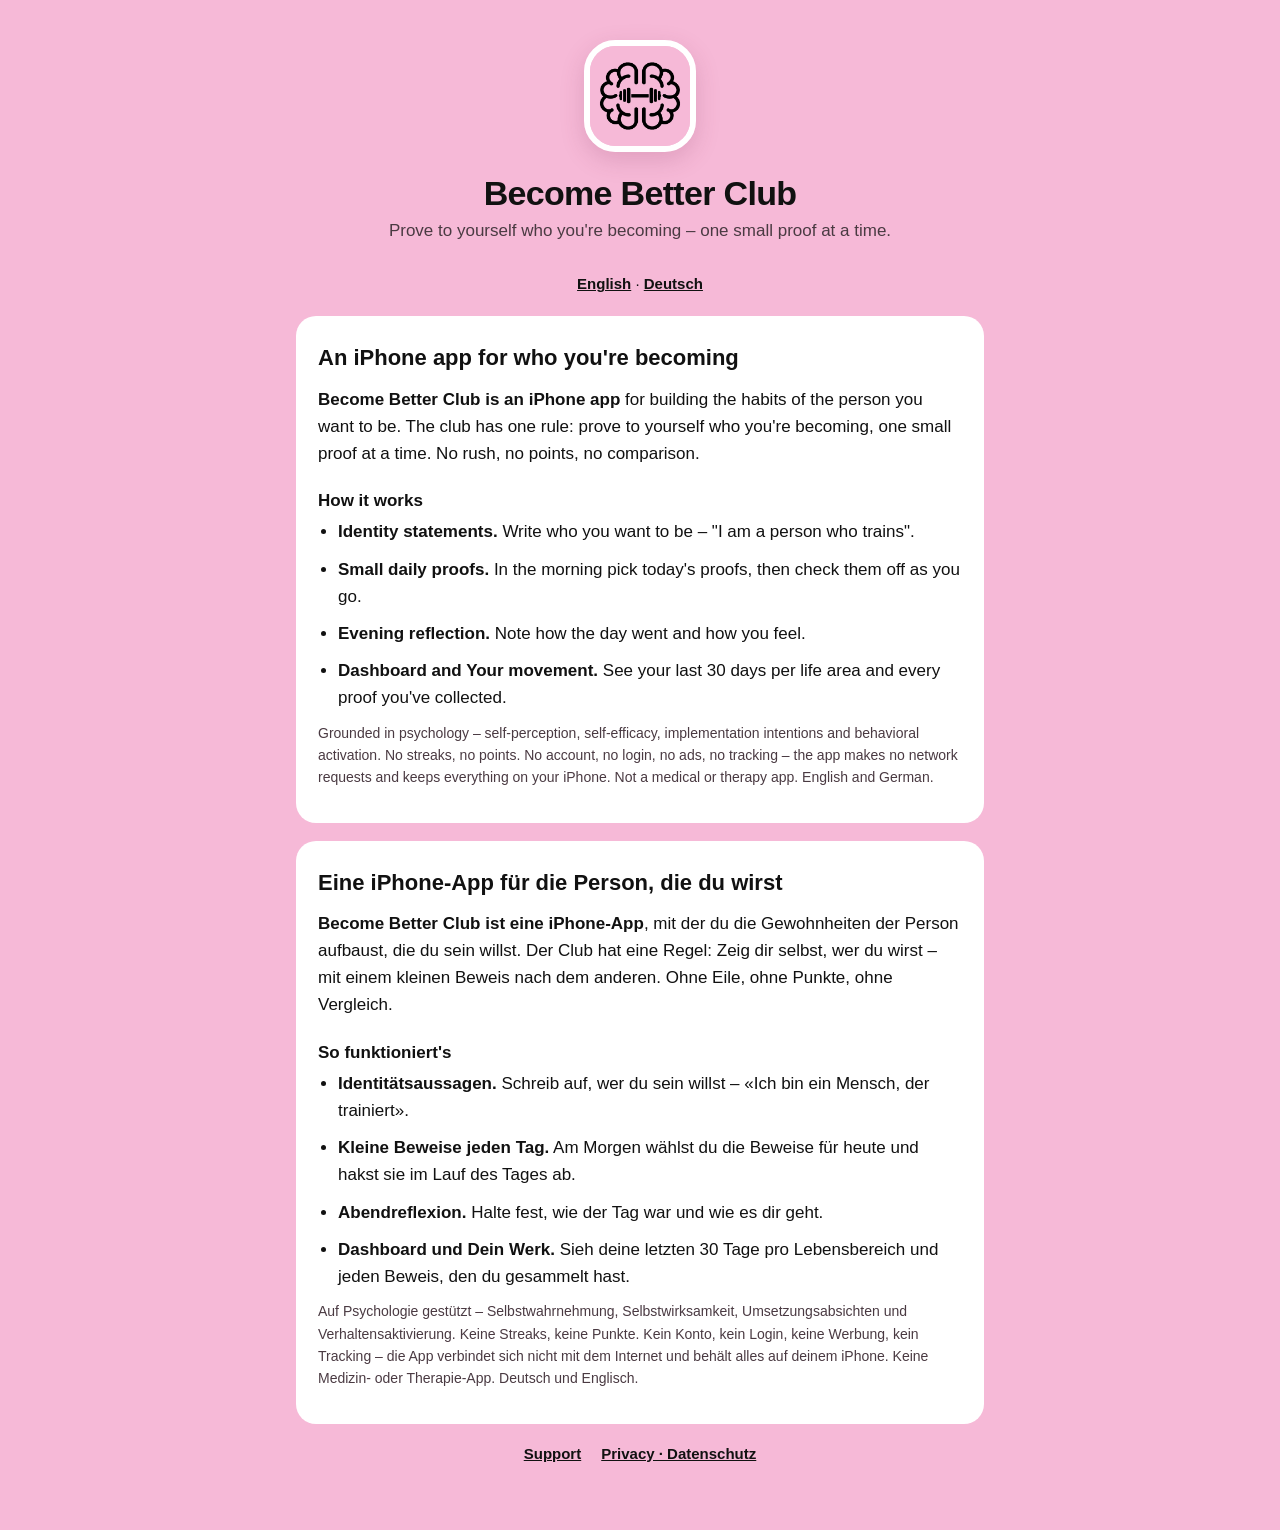
<file: become-better-club/index.html>
<!doctype html>
<html lang="en">
<head>
<meta charset="utf-8">
<meta name="viewport" content="width=device-width, initial-scale=1">
<title>Become Better Club</title>
<link rel="stylesheet" href="style.css">
</head>
<body>
<div class="wrap">
  <header>
    <img src="app-icon.png" alt="Become Better Club logo">
    <h1>Become Better Club</h1>
    <p>Prove to yourself who you're becoming – one small proof at a time.</p>
  </header>
  <p class="lang"><a href="#en">English</a> · <a href="#de">Deutsch</a></p>

  <section class="card" id="en">
    <h2>An iPhone app for who you're becoming</h2>
    <p><strong>Become Better Club is an iPhone app</strong> for building the habits of the person you want to be. The club has one rule: prove to yourself who you're becoming, one small proof at a time. No rush, no points, no comparison.</p>
    <h3>How it works</h3>
    <ul>
      <li><strong>Identity statements.</strong> Write who you want to be – "I am a person who trains".</li>
      <li><strong>Small daily proofs.</strong> In the morning pick today's proofs, then check them off as you go.</li>
      <li><strong>Evening reflection.</strong> Note how the day went and how you feel.</li>
      <li><strong>Dashboard and Your movement.</strong> See your last 30 days per life area and every proof you've collected.</li>
    </ul>
    <p class="small">Grounded in psychology – self-perception, self-efficacy, implementation intentions and behavioral activation. No streaks, no points. No account, no login, no ads, no tracking – the app makes no network requests and keeps everything on your iPhone. Not a medical or therapy app. English and German.</p>
  </section>

  <section class="card" id="de" lang="de">
    <h2>Eine iPhone-App für die Person, die du wirst</h2>
    <p><strong>Become Better Club ist eine iPhone-App</strong>, mit der du die Gewohnheiten der Person aufbaust, die du sein willst. Der Club hat eine Regel: Zeig dir selbst, wer du wirst – mit einem kleinen Beweis nach dem anderen. Ohne Eile, ohne Punkte, ohne Vergleich.</p>
    <h3>So funktioniert's</h3>
    <ul>
      <li><strong>Identitätsaussagen.</strong> Schreib auf, wer du sein willst – «Ich bin ein Mensch, der trainiert».</li>
      <li><strong>Kleine Beweise jeden Tag.</strong> Am Morgen wählst du die Beweise für heute und hakst sie im Lauf des Tages ab.</li>
      <li><strong>Abendreflexion.</strong> Halte fest, wie der Tag war und wie es dir geht.</li>
      <li><strong>Dashboard und Dein Werk.</strong> Sieh deine letzten 30 Tage pro Lebensbereich und jeden Beweis, den du gesammelt hast.</li>
    </ul>
    <p class="small">Auf Psychologie gestützt – Selbstwahrnehmung, Selbstwirksamkeit, Umsetzungsabsichten und Verhaltensaktivierung. Keine Streaks, keine Punkte. Kein Konto, kein Login, keine Werbung, kein Tracking – die App verbindet sich nicht mit dem Internet und behält alles auf deinem iPhone. Keine Medizin- oder Therapie-App. Deutsch und Englisch.</p>
  </section>

  <nav><a href="support/">Support</a><a href="privacy/">Privacy · Datenschutz</a></nav>
</div>
</body>
</html>
</file>
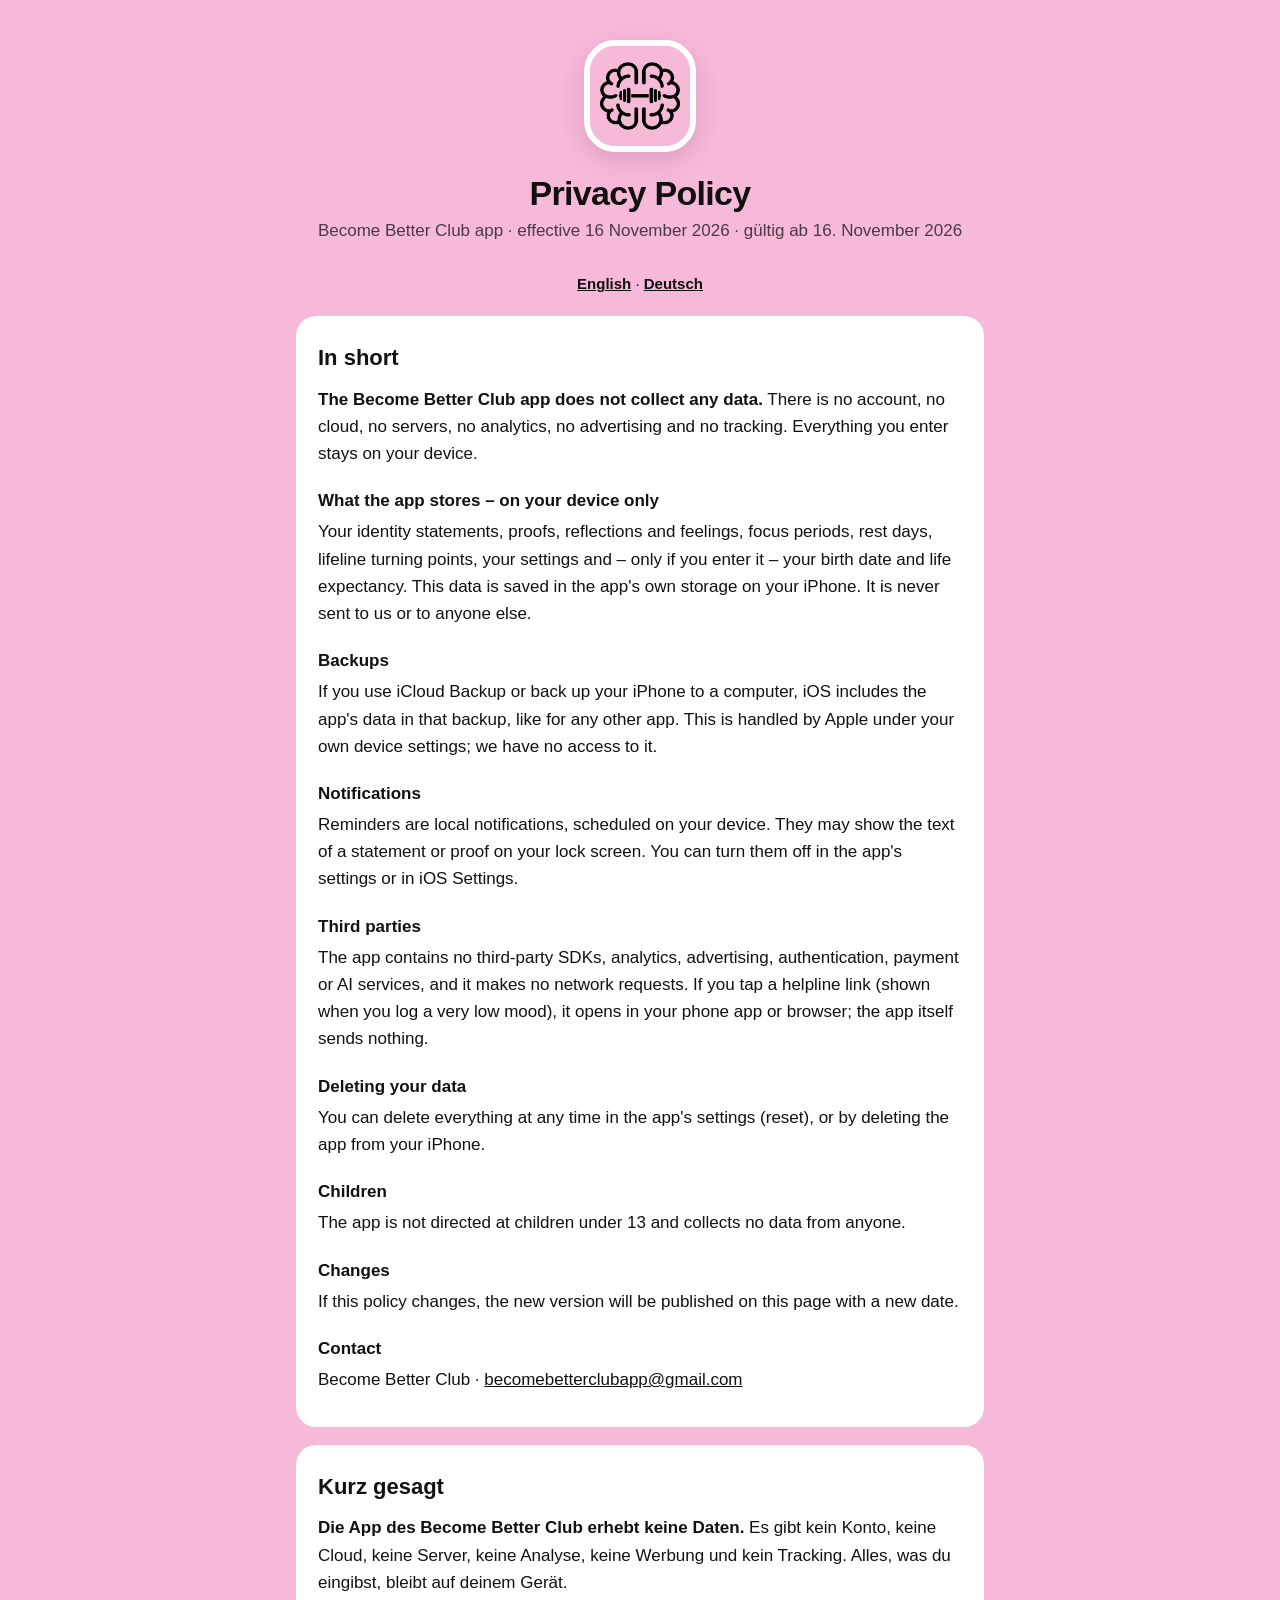
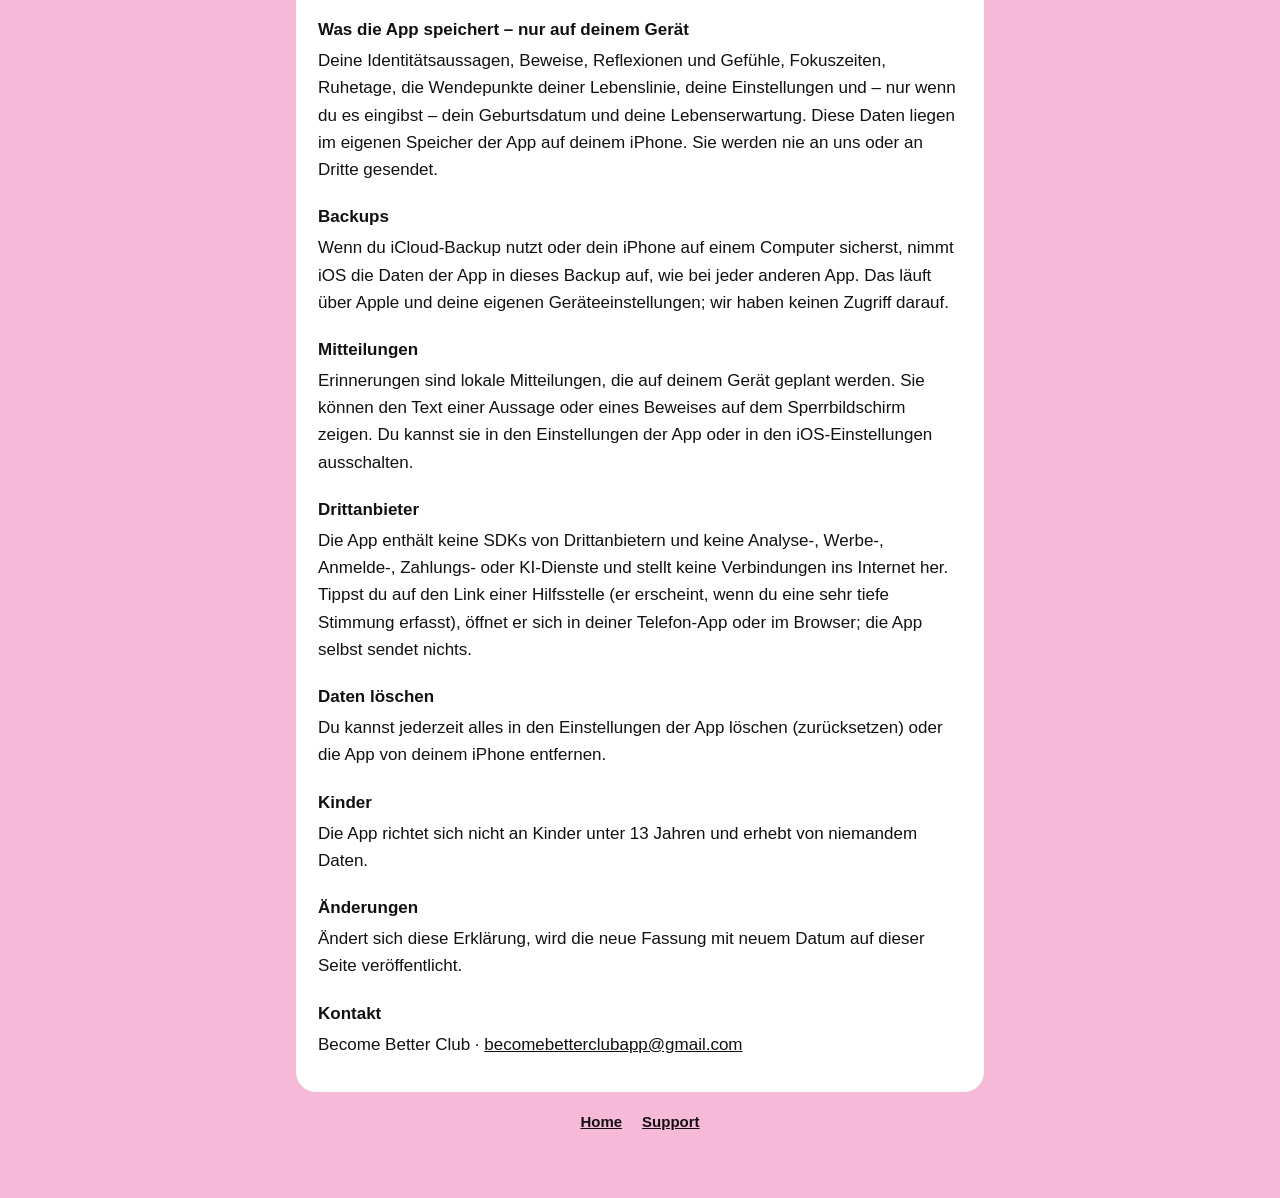
<file: become-better-club/privacy/index.html>
<!doctype html>
<html lang="en">
<head>
<meta charset="utf-8">
<meta name="viewport" content="width=device-width, initial-scale=1">
<title>Privacy Policy – Become Better Club</title>
<link rel="stylesheet" href="../style.css">
</head>
<body>
<div class="wrap">
  <header>
    <img src="../app-icon.png" alt="Become Better Club logo">
    <h1>Privacy Policy</h1>
    <p>Become Better Club app · effective 16 November 2026 · gültig ab 16. November 2026</p>
  </header>
  <p class="lang"><a href="#en">English</a> · <a href="#de">Deutsch</a></p>

  <section class="card" id="en">
    <h2>In short</h2>
    <p><strong>The Become Better Club app does not collect any data.</strong> There is no account, no cloud, no servers, no analytics, no advertising and no tracking. Everything you enter stays on your device.</p>

    <h3>What the app stores – on your device only</h3>
    <p>Your identity statements, proofs, reflections and feelings, focus periods, rest days, lifeline turning points, your settings and – only if you enter it – your birth date and life expectancy. This data is saved in the app's own storage on your iPhone. It is never sent to us or to anyone else.</p>

    <h3>Backups</h3>
    <p>If you use iCloud Backup or back up your iPhone to a computer, iOS includes the app's data in that backup, like for any other app. This is handled by Apple under your own device settings; we have no access to it.</p>

    <h3>Notifications</h3>
    <p>Reminders are local notifications, scheduled on your device. They may show the text of a statement or proof on your lock screen. You can turn them off in the app's settings or in iOS Settings.</p>

    <h3>Third parties</h3>
    <p>The app contains no third-party SDKs, analytics, advertising, authentication, payment or AI services, and it makes no network requests. If you tap a helpline link (shown when you log a very low mood), it opens in your phone app or browser; the app itself sends nothing.</p>

    <h3>Deleting your data</h3>
    <p>You can delete everything at any time in the app's settings (reset), or by deleting the app from your iPhone.</p>

    <h3>Children</h3>
    <p>The app is not directed at children under 13 and collects no data from anyone.</p>

    <h3>Changes</h3>
    <p>If this policy changes, the new version will be published on this page with a new date.</p>

    <h3>Contact</h3>
    <p>Become Better Club · <a href="mailto:becomebetterclubapp@gmail.com">becomebetterclubapp@gmail.com</a></p>
  </section>

  <section class="card" id="de">
    <h2>Kurz gesagt</h2>
    <p><strong>Die App des Become Better Club erhebt keine Daten.</strong> Es gibt kein Konto, keine Cloud, keine Server, keine Analyse, keine Werbung und kein Tracking. Alles, was du eingibst, bleibt auf deinem Gerät.</p>

    <h3>Was die App speichert – nur auf deinem Gerät</h3>
    <p>Deine Identitätsaussagen, Beweise, Reflexionen und Gefühle, Fokuszeiten, Ruhetage, die Wendepunkte deiner Lebenslinie, deine Einstellungen und – nur wenn du es eingibst – dein Geburtsdatum und deine Lebenserwartung. Diese Daten liegen im eigenen Speicher der App auf deinem iPhone. Sie werden nie an uns oder an Dritte gesendet.</p>

    <h3>Backups</h3>
    <p>Wenn du iCloud-Backup nutzt oder dein iPhone auf einem Computer sicherst, nimmt iOS die Daten der App in dieses Backup auf, wie bei jeder anderen App. Das läuft über Apple und deine eigenen Geräteeinstellungen; wir haben keinen Zugriff darauf.</p>

    <h3>Mitteilungen</h3>
    <p>Erinnerungen sind lokale Mitteilungen, die auf deinem Gerät geplant werden. Sie können den Text einer Aussage oder eines Beweises auf dem Sperrbildschirm zeigen. Du kannst sie in den Einstellungen der App oder in den iOS-Einstellungen ausschalten.</p>

    <h3>Drittanbieter</h3>
    <p>Die App enthält keine SDKs von Drittanbietern und keine Analyse-, Werbe-, Anmelde-, Zahlungs- oder KI-Dienste und stellt keine Verbindungen ins Internet her. Tippst du auf den Link einer Hilfsstelle (er erscheint, wenn du eine sehr tiefe Stimmung erfasst), öffnet er sich in deiner Telefon-App oder im Browser; die App selbst sendet nichts.</p>

    <h3>Daten löschen</h3>
    <p>Du kannst jederzeit alles in den Einstellungen der App löschen (zurücksetzen) oder die App von deinem iPhone entfernen.</p>

    <h3>Kinder</h3>
    <p>Die App richtet sich nicht an Kinder unter 13 Jahren und erhebt von niemandem Daten.</p>

    <h3>Änderungen</h3>
    <p>Ändert sich diese Erklärung, wird die neue Fassung mit neuem Datum auf dieser Seite veröffentlicht.</p>

    <h3>Kontakt</h3>
    <p>Become Better Club · <a href="mailto:becomebetterclubapp@gmail.com">becomebetterclubapp@gmail.com</a></p>
  </section>

  <nav><a href="../">Home</a><a href="../support/">Support</a></nav>
</div>
</body>
</html>
</file>
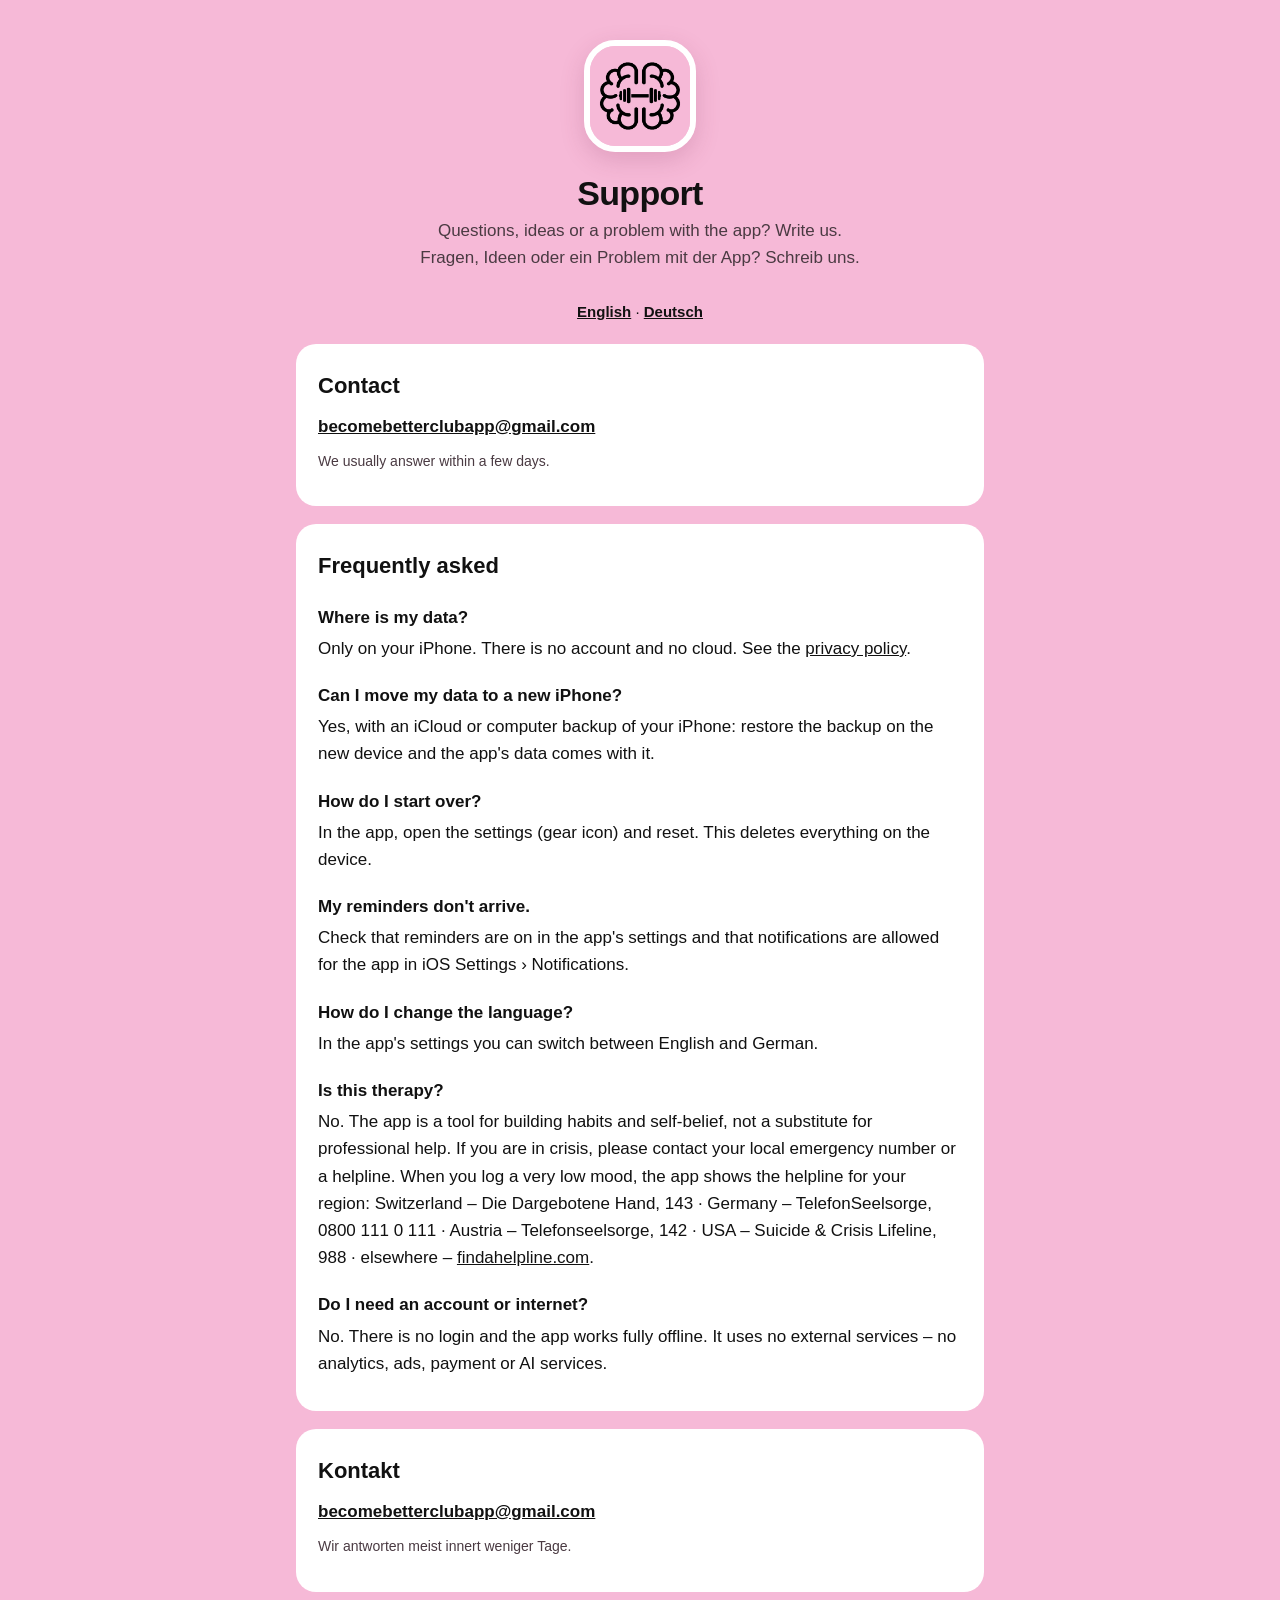
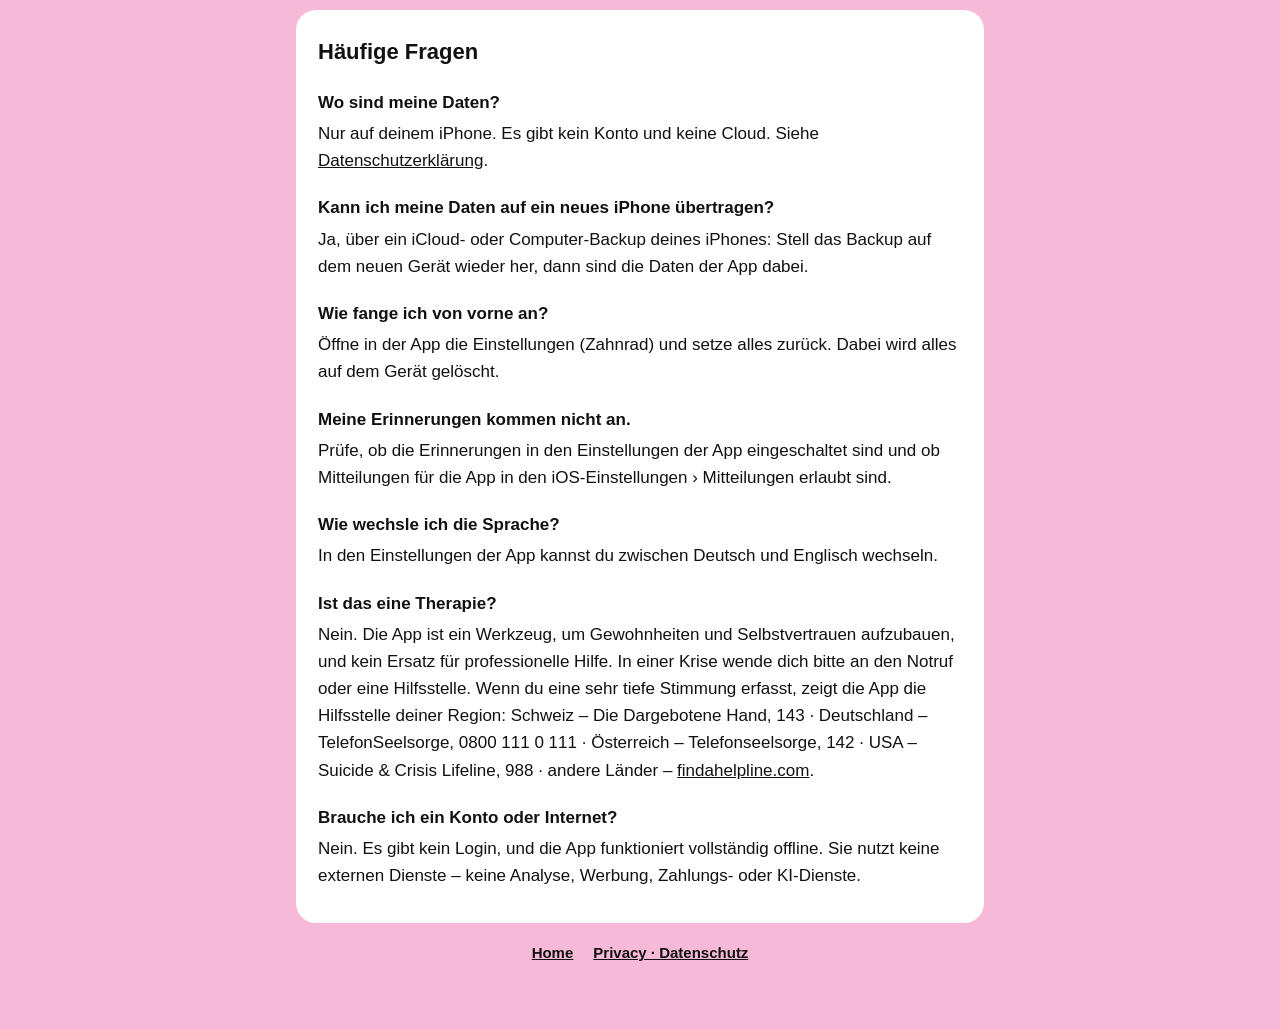
<file: become-better-club/support/index.html>
<!doctype html>
<html lang="en">
<head>
<meta charset="utf-8">
<meta name="viewport" content="width=device-width, initial-scale=1">
<title>Support – Become Better Club</title>
<link rel="stylesheet" href="../style.css">
</head>
<body>
<div class="wrap">
  <header>
    <img src="../app-icon.png" alt="Become Better Club logo">
    <h1>Support</h1>
    <p>Questions, ideas or a problem with the app? Write us.<br>Fragen, Ideen oder ein Problem mit der App? Schreib uns.</p>
  </header>
  <p class="lang"><a href="#en">English</a> · <a href="#de">Deutsch</a></p>

  <section class="card" id="en">
    <h2>Contact</h2>
    <p><a href="mailto:becomebetterclubapp@gmail.com"><strong>becomebetterclubapp@gmail.com</strong></a></p>
    <p class="small">We usually answer within a few days.</p>
  </section>

  <section class="card">
    <h2>Frequently asked</h2>
    <h3>Where is my data?</h3>
    <p>Only on your iPhone. There is no account and no cloud. See the <a href="../privacy/">privacy policy</a>.</p>
    <h3>Can I move my data to a new iPhone?</h3>
    <p>Yes, with an iCloud or computer backup of your iPhone: restore the backup on the new device and the app's data comes with it.</p>
    <h3>How do I start over?</h3>
    <p>In the app, open the settings (gear icon) and reset. This deletes everything on the device.</p>
    <h3>My reminders don't arrive.</h3>
    <p>Check that reminders are on in the app's settings and that notifications are allowed for the app in iOS Settings › Notifications.</p>
    <h3>How do I change the language?</h3>
    <p>In the app's settings you can switch between English and German.</p>
    <h3>Is this therapy?</h3>
    <p>No. The app is a tool for building habits and self-belief, not a substitute for professional help. If you are in crisis, please contact your local emergency number or a helpline. When you log a very low mood, the app shows the helpline for your region: Switzerland – Die Dargebotene Hand, 143 · Germany – TelefonSeelsorge, 0800 111 0 111 · Austria – Telefonseelsorge, 142 · USA – Suicide &amp; Crisis Lifeline, 988 · elsewhere – <a href="https://findahelpline.com">findahelpline.com</a>.</p>
    <h3>Do I need an account or internet?</h3>
    <p>No. There is no login and the app works fully offline. It uses no external services – no analytics, ads, payment or AI services.</p>
  </section>

  <section class="card" id="de" lang="de">
    <h2>Kontakt</h2>
    <p><a href="mailto:becomebetterclubapp@gmail.com"><strong>becomebetterclubapp@gmail.com</strong></a></p>
    <p class="small">Wir antworten meist innert weniger Tage.</p>
  </section>

  <section class="card" lang="de">
    <h2>Häufige Fragen</h2>
    <h3>Wo sind meine Daten?</h3>
    <p>Nur auf deinem iPhone. Es gibt kein Konto und keine Cloud. Siehe <a href="../privacy/#de">Datenschutzerklärung</a>.</p>
    <h3>Kann ich meine Daten auf ein neues iPhone übertragen?</h3>
    <p>Ja, über ein iCloud- oder Computer-Backup deines iPhones: Stell das Backup auf dem neuen Gerät wieder her, dann sind die Daten der App dabei.</p>
    <h3>Wie fange ich von vorne an?</h3>
    <p>Öffne in der App die Einstellungen (Zahnrad) und setze alles zurück. Dabei wird alles auf dem Gerät gelöscht.</p>
    <h3>Meine Erinnerungen kommen nicht an.</h3>
    <p>Prüfe, ob die Erinnerungen in den Einstellungen der App eingeschaltet sind und ob Mitteilungen für die App in den iOS-Einstellungen › Mitteilungen erlaubt sind.</p>
    <h3>Wie wechsle ich die Sprache?</h3>
    <p>In den Einstellungen der App kannst du zwischen Deutsch und Englisch wechseln.</p>
    <h3>Ist das eine Therapie?</h3>
    <p>Nein. Die App ist ein Werkzeug, um Gewohnheiten und Selbstvertrauen aufzubauen, und kein Ersatz für professionelle Hilfe. In einer Krise wende dich bitte an den Notruf oder eine Hilfsstelle. Wenn du eine sehr tiefe Stimmung erfasst, zeigt die App die Hilfsstelle deiner Region: Schweiz – Die Dargebotene Hand, 143 · Deutschland – TelefonSeelsorge, 0800 111 0 111 · Österreich – Telefonseelsorge, 142 · USA – Suicide &amp; Crisis Lifeline, 988 · andere Länder – <a href="https://findahelpline.com">findahelpline.com</a>.</p>
    <h3>Brauche ich ein Konto oder Internet?</h3>
    <p>Nein. Es gibt kein Login, und die App funktioniert vollständig offline. Sie nutzt keine externen Dienste – keine Analyse, Werbung, Zahlungs- oder KI-Dienste.</p>
  </section>

  <nav><a href="../">Home</a><a href="../privacy/">Privacy · Datenschutz</a></nav>
</div>
</body>
</html>
</file>
<file: become-better-club/style.css>
:root { --pink: #F6B9D7; --ink: #111; --muted: #4a3a42; --card: #fff; }
* { box-sizing: border-box; }
body { margin: 0; background: var(--pink); color: var(--ink);
  font: 17px/1.6 -apple-system, BlinkMacSystemFont, "SF Pro Text", "Helvetica Neue", Arial, sans-serif; }
.wrap { max-width: 720px; margin: 0 auto; padding: 40px 16px 64px; }
header { text-align: center; margin-bottom: 28px; }
header img { width: 112px; height: 112px; border-radius: 28%; border: 6px solid #fff; box-shadow: 0 8px 24px rgba(120, 40, 80, 0.18); }
header h1 { font-size: 34px; line-height: 1.15; margin: 14px 0 4px; font-weight: 800; letter-spacing: -0.02em; }
header p { margin: 0; color: var(--muted); }
.lang { text-align: center; margin: 0 0 20px; font-size: 15px; }
.lang a { color: var(--ink); font-weight: 600; }
.card { background: var(--card); border-radius: 20px; padding: 24px 22px; margin: 0 0 18px; }
h2 { font-size: 22px; margin: 0 0 10px; }
h3 { font-size: 17px; margin: 20px 0 4px; }
p, li { margin: 0 0 10px; }
ul { padding-left: 20px; margin: 0 0 10px; }
a { color: var(--ink); }
.small { font-size: 14px; color: var(--muted); }
nav { text-align: center; font-size: 15px; margin-top: 8px; }
nav a { margin: 0 10px; font-weight: 600; }
</file>
